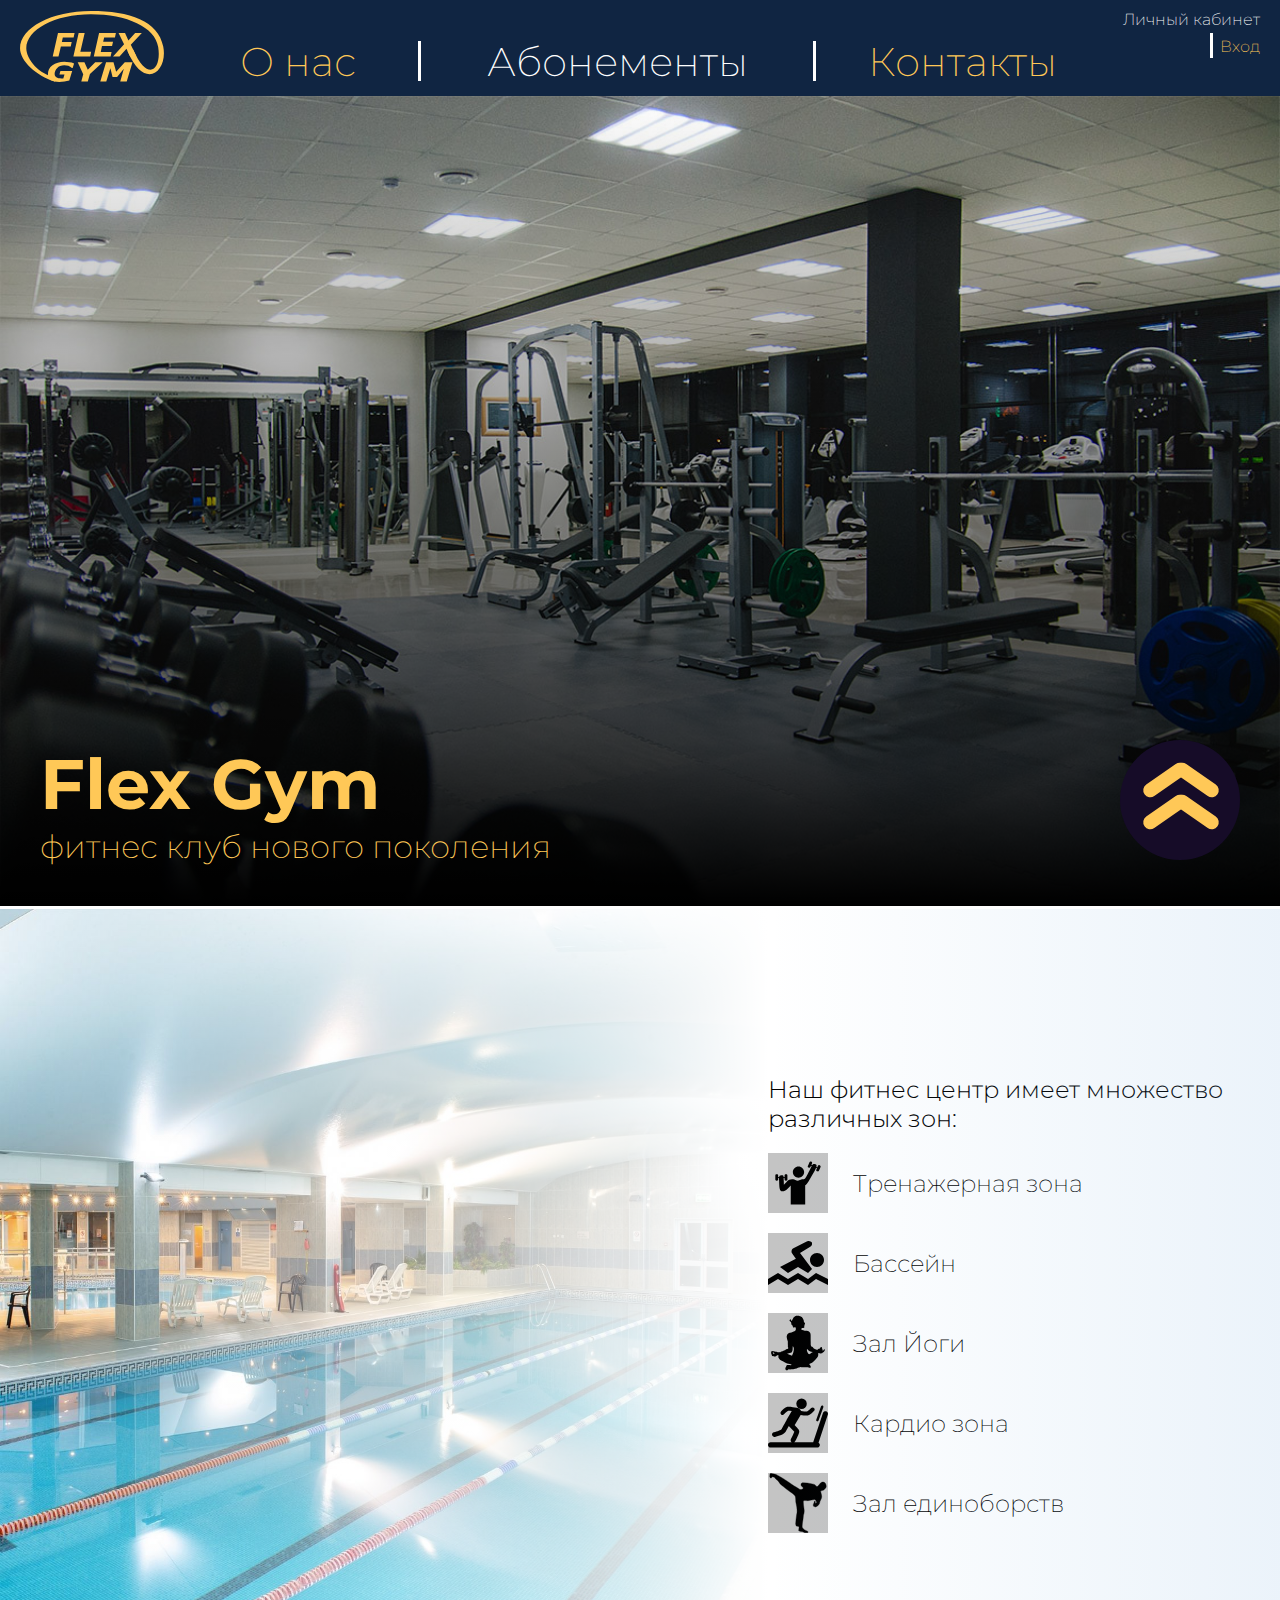
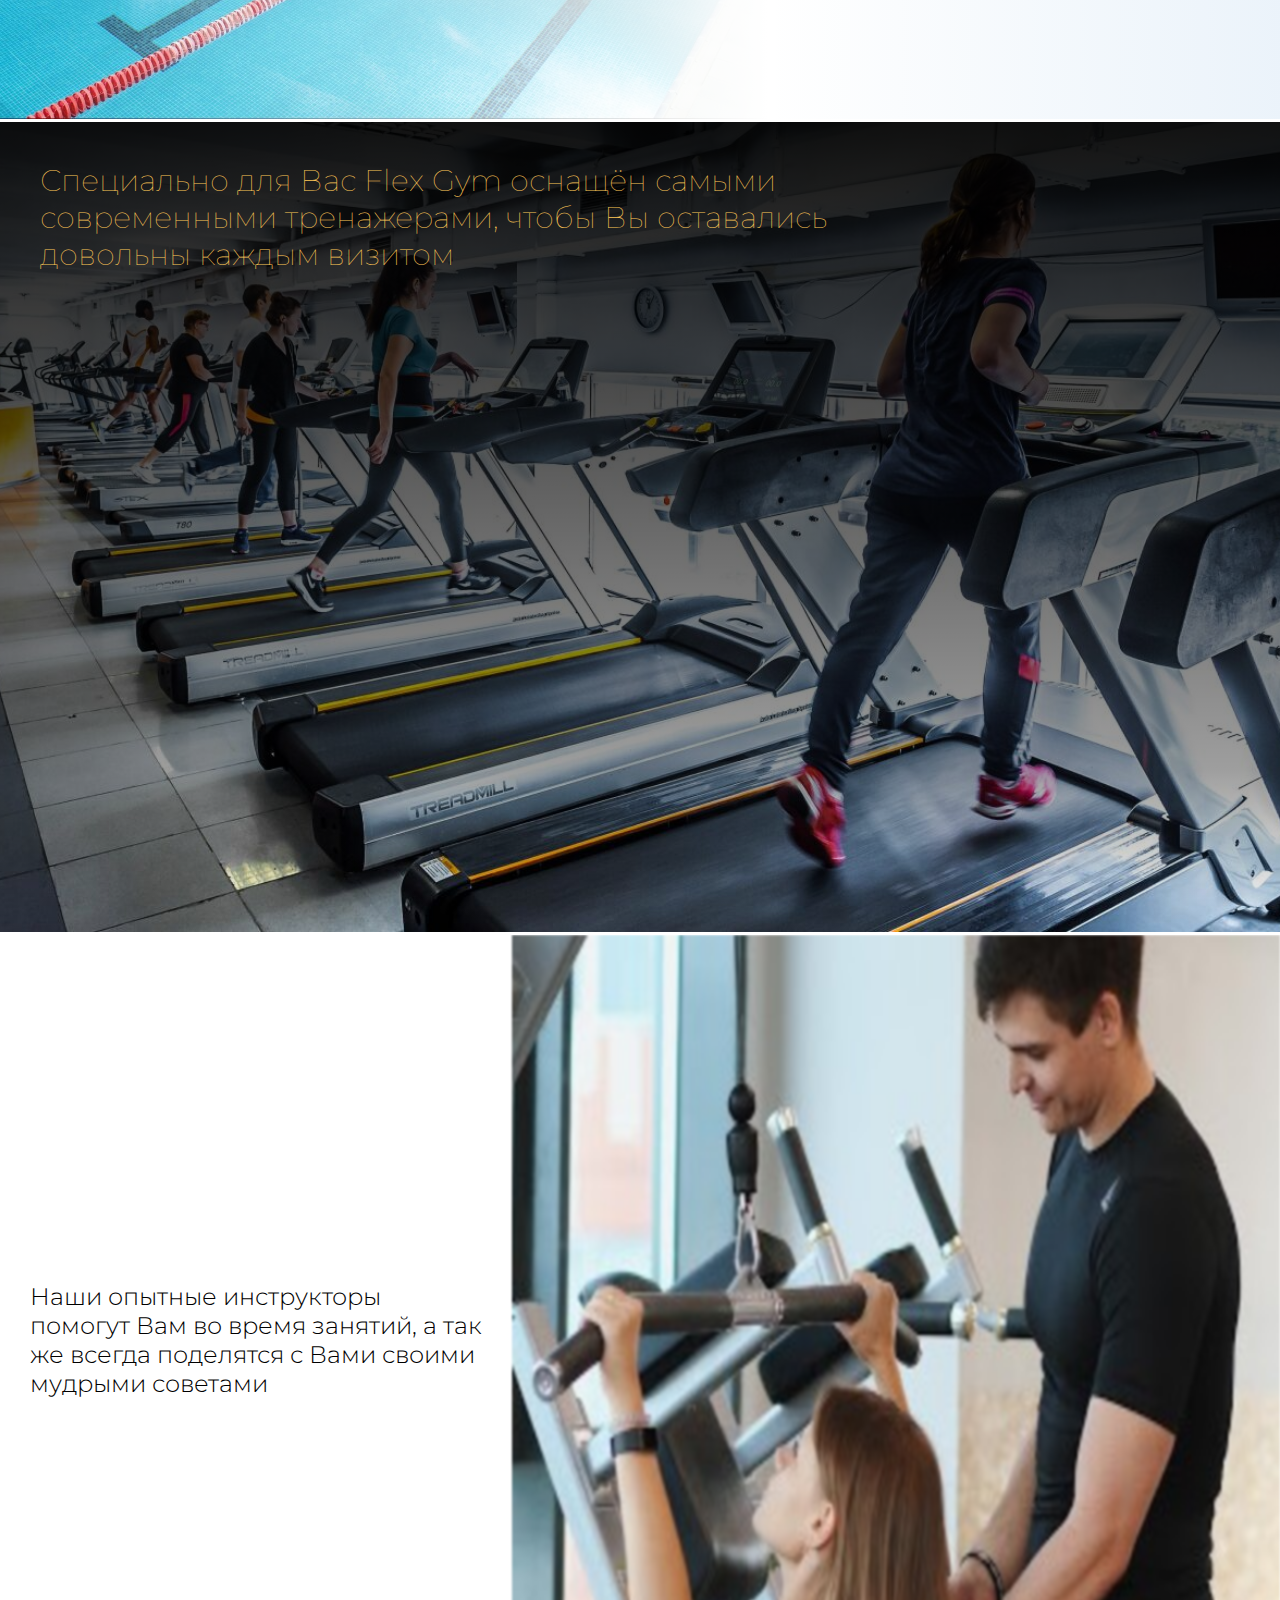
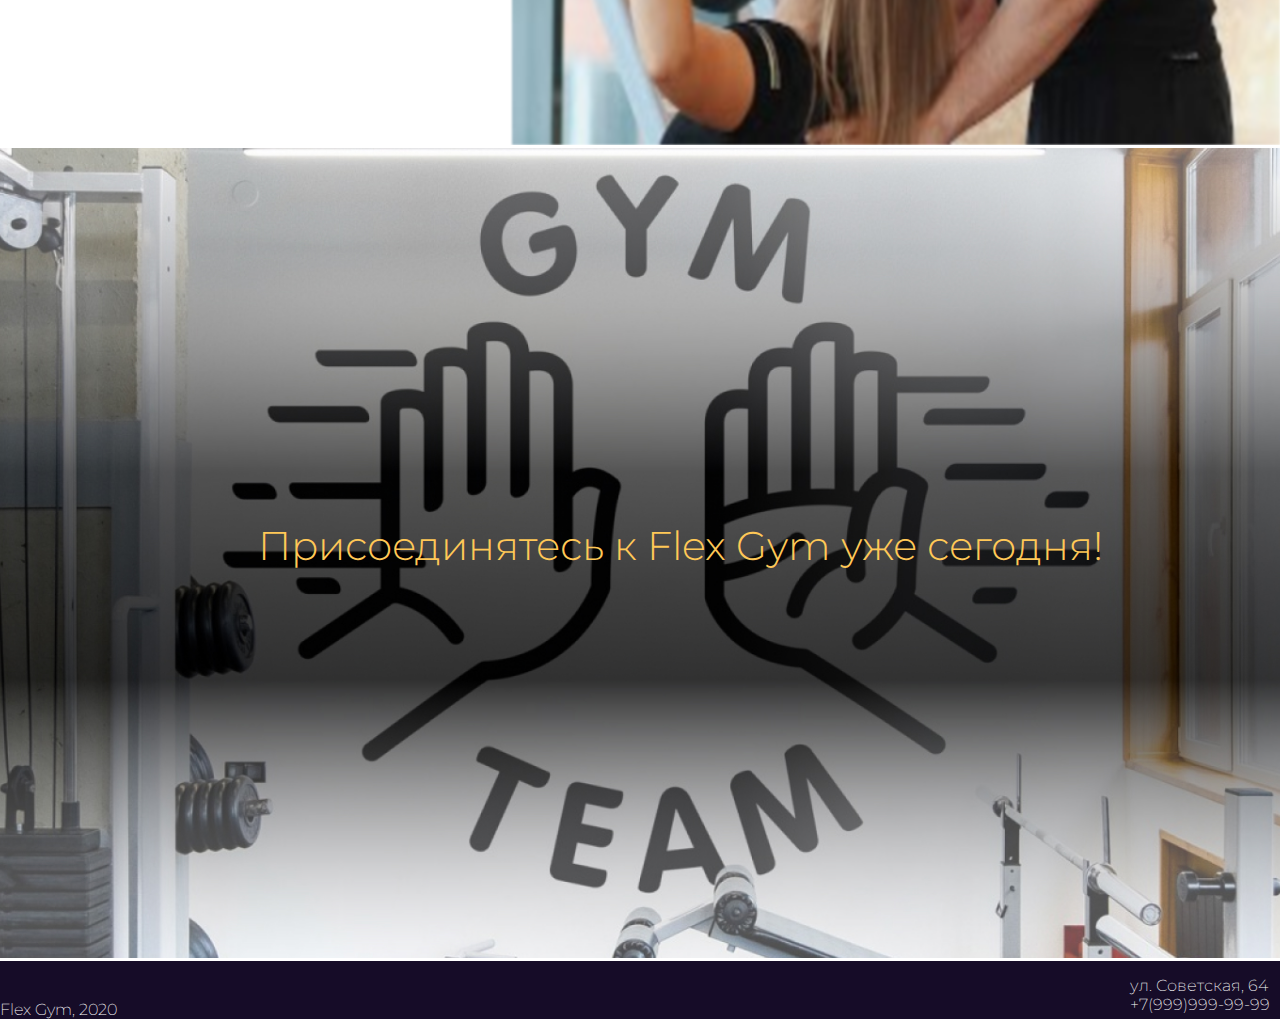
<file: index.html>
<!DOCTYPE html>
<html lang="ru">
<head>
	<title>Flex Gym</title>
	<meta charset="utf-8">
	<meta name="viewport" content="width=device-width, initial-scale=1">
	<link rel="stylesheet" type="text/css" href="css/pagestyle.css">
	<link rel="stylesheet" type="text/css" href="css/index-page.css">
	<link href="https://fonts.googleapis.com/css2?family=Montserrat:ital,wght@0,100;0,200;0,300;0,400;0,500;0,600;0,700;0,800;0,1100;1,100;1,200;1,300;1,400;1,500;1,600;1,700;1,800;1,1100&display=swap" rel="stylesheet">
</head>
<body>
	<div class="wrapper">
		<div class="header" id="header">
			<div class="logo">
				<a href="index.html">
					<img alt="Логотип" src="resourses/images/logo.svg">
				</a>
			</div>
			<!-- <div class="mobileMenu">
				<div class="menuIcon">
					<div class="sticks"></div>
				</div>
			</div> -->
			<div class="nav">
				<a href="about-us.html">О нас</a>
				<a href="pass.html">Абонементы</a>
				<a href="contacts.html">Контакты</a>
			</div>
			<div class="cab">
				<p>Личный кабинет</p>
				<div class="login">
					<a href="login.html">Вход</a>
				</div>
			</div>
		</div>
		<a href="#header" class="goTop">
			<div class="goTopCircle">
				<div class=arrow></div>
				<div class=arrow></div>
			</div>
		</a>
		<div class="content">
			<div class="block">
				<div class="blockText">
					<p>Flex Gym</p>
					<p>фитнес клуб нового поколения</p>
				</div>
				<img alt="Картинка с залом" src="resourses/images/index-page/1.jpg">
			</div>
			<div class="block">
				<img alt="Картинка с залом" src="resourses/images/index-page/5.jpg">
				<div class="blockText">
					<p>Наш фитнес центр имеет множество различных зон:</p>
					<p>
						<img alt="Иконка занятий" src="resourses/images/icons/gym.svg">
						<span>Тренажерная зона</span>
					</p>
					<p>
						<img alt="Иконка занятий" src="resourses/images/icons/swim.svg">
						<span>Бассейн</span>
					</p>
					<p>
						<img alt="Иконка занятий" src="resourses/images/icons/yoga.svg">
						<span>Зал Йоги</span>
					</p>
					<p>
						<img alt="Иконка занятий" src="resourses/images/icons/beg.svg">
						<span>Кардио зона</span>
					</p>
					<p>
						<img alt="Иконка занятий" src="resourses/images/icons/box.svg">
						<span>Зал единоборств</span>
					</p>
				</div>
			</div>
			<div class="block">
				<div class="blockText">
					<p>Специально для Вас Flex Gym оснащён самыми современными тренажерами, чтобы Вы оставались довольны каждым визитом</p>
				</div>
				<img alt="Картинка с залом" src="resourses/images/index-page/3.jpg">
			</div>
			<div class="block">
				<div class="blockText">
					<p>Наши опытные инструкторы помогут Вам во время занятий, а так же всегда поделятся с Вами своими мудрыми советами</p>
				</div>
				<img alt="Картинка с залом" src="resourses/images/index-page/4.jpg">
			</div>
			<div class="block">
				<div class="blockText">
					<p>Присоединятесь к Flex Gym уже сегодня!</p>
				</div>
				<img alt="Картинка с залом" src="resourses/images/index-page/2_shades.jpg">
			</div>
		</div>
		<div class="footer">
			<span>Flex Gym, 2020</span>
			<p>
				<span>ул. Советская, 64</span>
				<span>+7(999)999-99-99</span>
			</p>
		</div>
	</div>

	<script src="https://code.jquery.com/jquery-3.5.1.min.js"   integrity="sha256-9/aliU8dGd2tb6OSsuzixeV4y/faTqgFtohetphbbj0="   crossorigin="anonymous"></script>
	<script>
		$(window).scroll(function()
		{
		    if ($(this).scrollTop()>50)
		    {
		    	$('.goTop').fadeIn();
		    }
		    else
		    {
		    	$('.goTop').fadeOut();
		    }
	 	});
	</script>
	<script>
		function placeFooter()
		{
			if( $(document.body).height() < $(window).height() )
			{
				$(".footer").css({position: "absolute", bottom:"0px", width: "100%"});
			}
			else
			{
				$(".footer").css({position: ""});
			}
		}
		placeFooter();
	</script>
</body>
</html>
</file>
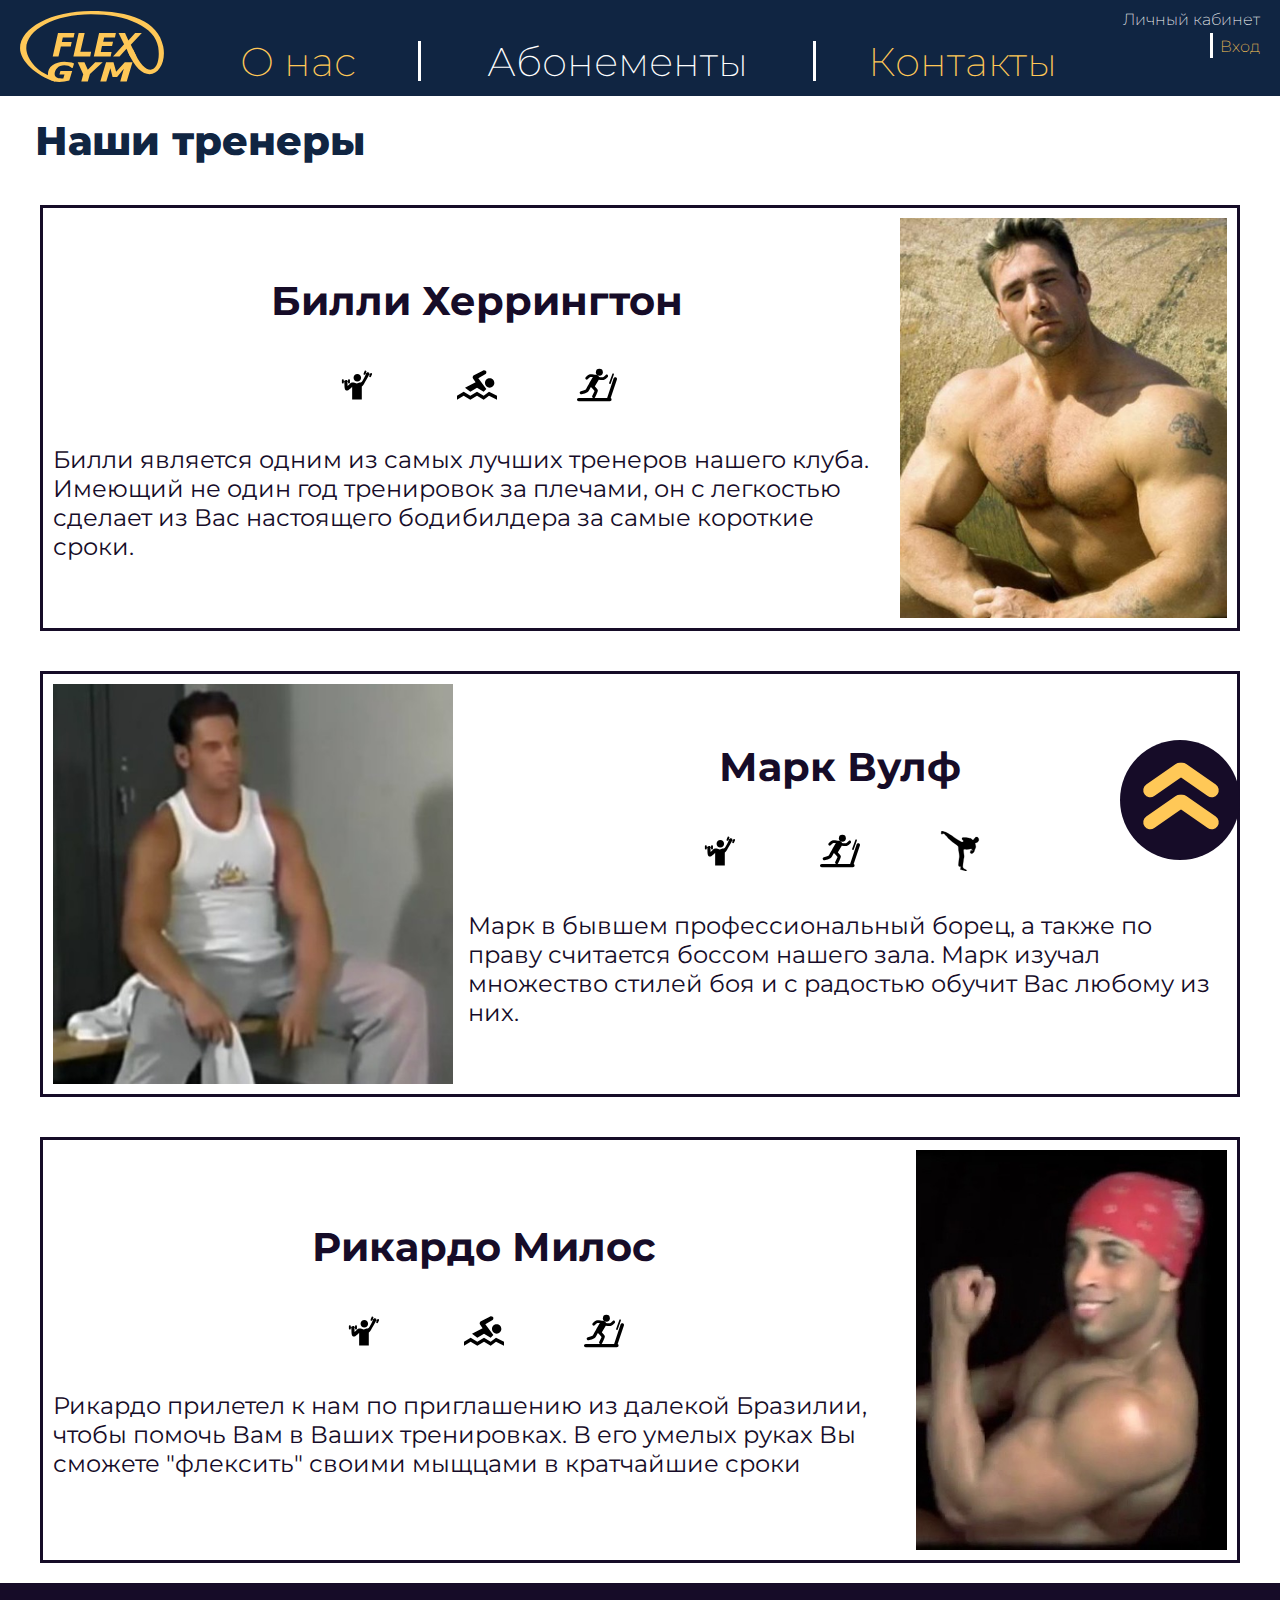
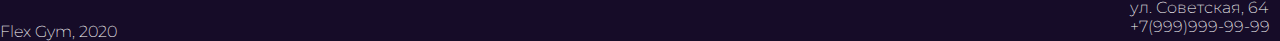
<file: about-us.html>
<!DOCTYPE html>
<html lang="ru">
<head>
	<title>О нас</title>
	<meta charset="utf-8">
	<meta name="viewport" content="width=device-width, initial-scale=1">
	<link rel="stylesheet" type="text/css" href="css/pagestyle.css">
	<link rel="stylesheet" type="text/css" href="css/about-us.css">
	<link href="https://fonts.googleapis.com/css2?family=Montserrat:ital,wght@0,100;0,200;0,300;0,400;0,500;0,600;0,700;0,800;0,1100;1,100;1,200;1,300;1,400;1,500;1,600;1,700;1,800;1,1100&display=swap" rel="stylesheet">
</head>
<body>
	<div class="wrapper">
		<div class="header" id="header">
			<div class="logo">
				<a href="index.html">
					<img alt="Логотип" src="resourses/images/logo.svg">
				</a>
			</div>
			<!-- <div class="mobileMenu">
				<div class="menuIcon">
					<div class="sticks"></div>
				</div>
			</div> -->
			<div class="nav">
				<a href="about-us.html">О нас</a>
				<a href="pass.html">Абонементы</a>
				<a href="contacts.html">Контакты</a>
			</div>
			<div class="cab">
				<p>Личный кабинет</p>
				<div class="login">
					<a href="login.html">Вход</a>
				</div>
			</div>
		</div>
		<a href="#header" class="goTop">
			<div class="goTopCircle">
				<div class=arrow></div>
				<div class=arrow></div>
			</div>
		</a>
		<div class="content">
			<span>Наши тренеры</span>
			<div class="block">
				<div class="blockText">
					<p>Билли Херрингтон</p>
					<p class="sections">
						<img alt="Иконка занятий" src="resourses/images/icons/gym.svg">
						<img alt="Иконка занятий" src="resourses/images/icons/swim.svg">
						<img alt="Иконка занятий" src="resourses/images/icons/beg.svg">
					</p>
					<p>Билли является одним из самых лучших тренеров нашего клуба. Имеющий не один год тренировок за плечами, он с легкостью сделает из Вас настоящего бодибилдера за самые короткие сроки.</p>
				</div>
				<img class="photo" alt="Фото тренера" src="resourses/images/about-us/1.jpg">
			</div>
			<div class="block">
				<div class="blockText">
					<p>Марк Вулф</p>
					<p class="sections">
						<img alt="Иконка занятий" src="resourses/images/icons/gym.svg">
						<img alt="Иконка занятий" src="resourses/images/icons/beg.svg">
						<img alt="Иконка занятий" src="resourses/images/icons/box.svg">
					</p>
					<p>Марк в бывшем профессиональный борец, а также по праву считается боссом нашего зала. Марк изучал множество стилей боя и с радостью обучит Вас любому из них.</p>
				</div>
				<img class="photo" alt="Фото тренера" src="resourses/images/about-us/2.jpg">
			</div>
			<div class="block">
				<div class="blockText">
						<p>Рикардо Милос</p>
						<p class="sections">
							<img alt="Иконка занятий" src="resourses/images/icons/gym.svg">
							<img alt="Иконка занятий" src="resourses/images/icons/swim.svg">
							<img alt="Иконка занятий" src="resourses/images/icons/beg.svg">
						</p>
						<p>Рикардо прилетел к нам по приглашению из далекой Бразилии, чтобы помочь Вам в Ваших тренировках. В его умелых руках Вы сможете "флексить" своими мыщцами в кратчайшие сроки</p>
					</div>
					<img class="photo" alt="Фото тренера" src="resourses/images/about-us/3.jpg">
				</div>
			</div>
		<div class="footer">
			<span>Flex Gym, 2020</span>
			<p>
				<span>ул. Советская, 64</span>
				<span>+7(999)999-99-99</span>
			</p>
		</div>
	</div>

	<script src="https://code.jquery.com/jquery-3.5.1.min.js"   integrity="sha256-9/aliU8dGd2tb6OSsuzixeV4y/faTqgFtohetphbbj0="   crossorigin="anonymous"></script>
	<script>
		$(window).scroll(function()
		{
		    if ($(this).scrollTop()>50)
		    {
		    	$('.goTop').fadeIn();
		    }
		    else
		    {
		    	$('.goTop').fadeOut();
		    }
	 	});
	</script>
	<script>
		$(window).ready(function()
		{
		  	if ($(window).width() < 1100)
		  	{
			    $(".block").each(function(){
			    	$(this).children('.photo').appendTo($(this).children('.blockText'));
			    });
		 	}
		});
		$(window).resize(function()
		{
		  	if ($(window).width() < 1100)
		  	{
			    $(".block").each(function(){
			    	$(this).children('.photo').appendTo($(this).children('.blockText'));
			    });
		 	}
		 	else
		 	{
		 		$(".block").each(function(){
		 			$(this).find('.photo').appendTo($(this));
		 		});
		 	}
		});
	</script>
	<script>
		function placeFooter()
		{
			if( $(document.body).height() < $(window).height() )
			{
				$(".footer").css({position: "absolute", bottom:"0px", width: "100%"});
			}
			else
			{
				$(".footer").css({position: ""});
			}
		}
		placeFooter();
	</script>
</body>
</html>
</file>
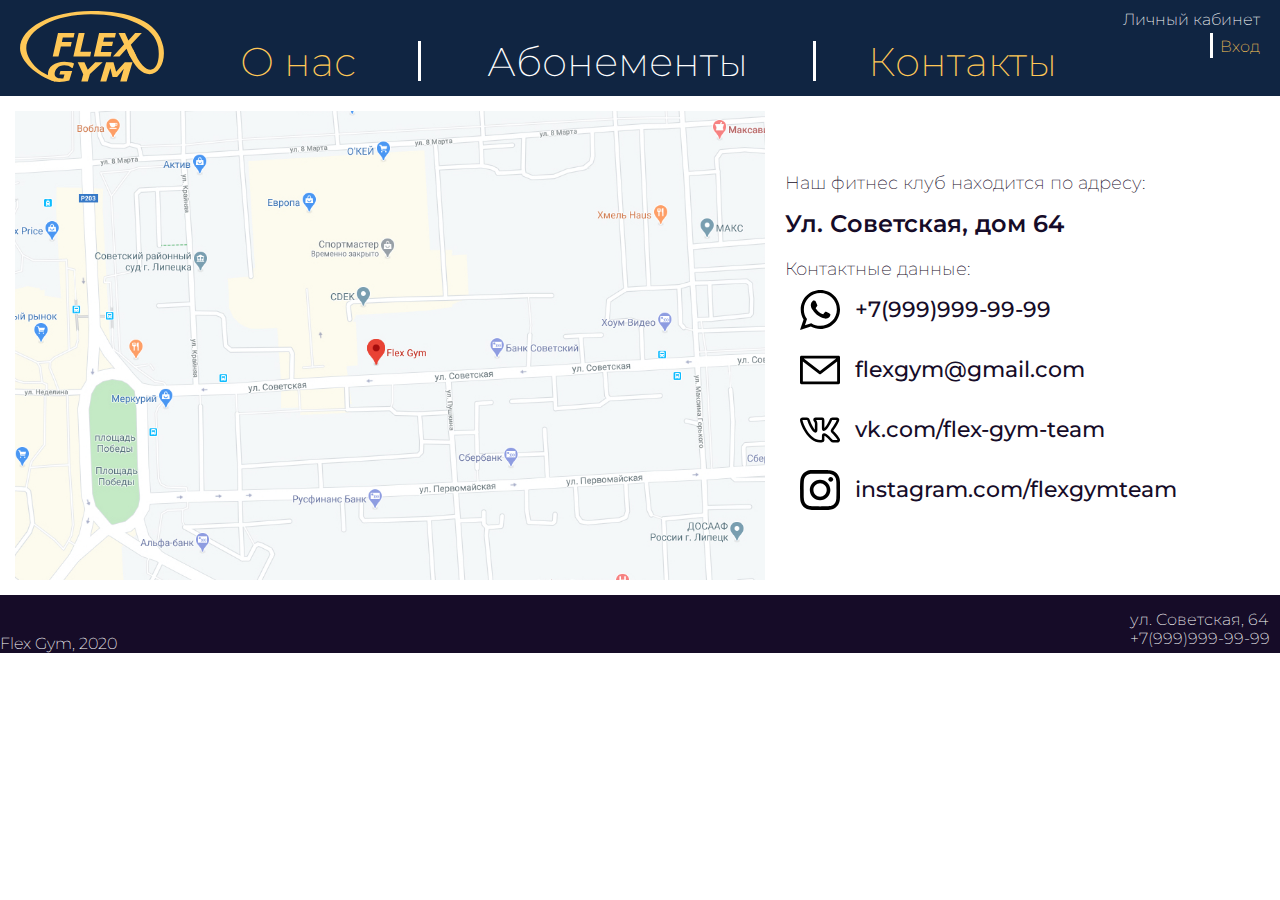
<file: contacts.html>
<!DOCTYPE html>
<html lang="ru">
<head>
	<title>Контакты</title>
	<meta charset="utf-8">
	<meta name="viewport" content="width=device-width, initial-scale=1">
	<link rel="stylesheet" type="text/css" href="css/pagestyle.css">
	<link rel="stylesheet" type="text/css" href="css/contacts.css">
	<link href="https://fonts.googleapis.com/css2?family=Montserrat:ital,wght@0,100;0,200;0,300;0,400;0,500;0,600;0,700;0,800;0,1100;1,100;1,200;1,300;1,400;1,500;1,600;1,700;1,800;1,1100&display=swap" rel="stylesheet">
</head>
<body>
	<div class="wrapper">
		<div class="header" id="header">
			<div class="logo">
				<a href="index.html">
					<img alt="Логотип" src="resourses/images/logo.svg">
				</a>
			</div>
			<!-- <div class="mobileMenu">
				<div class="menuIcon">
					<div class="sticks"></div>
				</div>
			</div> -->
			<div class="nav">
				<a href="about-us.html">О нас</a>
				<a href="pass.html">Абонементы</a>
				<a href="contacts.html">Контакты</a>
			</div>
			<div class="cab">
				<p>Личный кабинет</p>
				<div class="login">
					<a href="login.html">Вход</a>
				</div>
			</div>
		</div>
		<!-- <a href="#header" class="goTop">
			<div class="goTopCircle">
				<div class=arrow></div>
				<div class=arrow></div>
			</div>
		</a> -->
		<div class="content">
			<img alt="Карта" src="resourses/images/map.jpg">
			<div class="info">
				<p>Наш фитнес клуб находится по адресу:</p>
				<p>Ул. Советская, дом 64</p>
				<p>Контактные данные:</p>
				<p><img alt="Телефон" src="resourses/images/icons/whats.svg">+7(999)999-99-99</p>
				<p><img alt="Почта" src="resourses/images/icons/mail.svg">flexgym@gmail.com</p>
				<p><img alt="ВК" src="resourses/images/icons/vk.svg">vk.com/flex-gym-team</p>
				<p><img alt="Инстаграм" src="resourses/images/icons/inst.svg">instagram.com/flexgymteam</p>
			</div>
		</div>
		<div class="footer">
			<span>Flex Gym, 2020</span>
			<p>
				<span>ул. Советская, 64</span>
				<span>+7(999)999-99-99</span>
			</p>
		</div>
	</div>

	<!-- <script src="https://code.jquery.com/jquery-3.5.1.min.js"   integrity="sha256-9/aliU8dGd2tb6OSsuzixeV4y/faTqgFtohetphbbj0="   crossorigin="anonymous"></script>
	<script type="text/javascript">
		$(window).scroll(function()
		{
		    if ($(this).scrollTop()>50)
		    {
		    	$('.goTop').fadeIn();
		    }
		    else
		    {
		    	$('.goTop').fadeOut();
		    }
	 	});
	</script> -->
	<script>
		function placeFooter()
		{
			if( $(document.body).height() < $(window).height() )
			{
				$(".footer").css({position: "absolute", bottom:"0px", width: "100%"});
			}
			else
			{
				$(".footer").css({position: ""});
			}
		}
		placeFooter();
	</script>
</body>
</html>
</file>
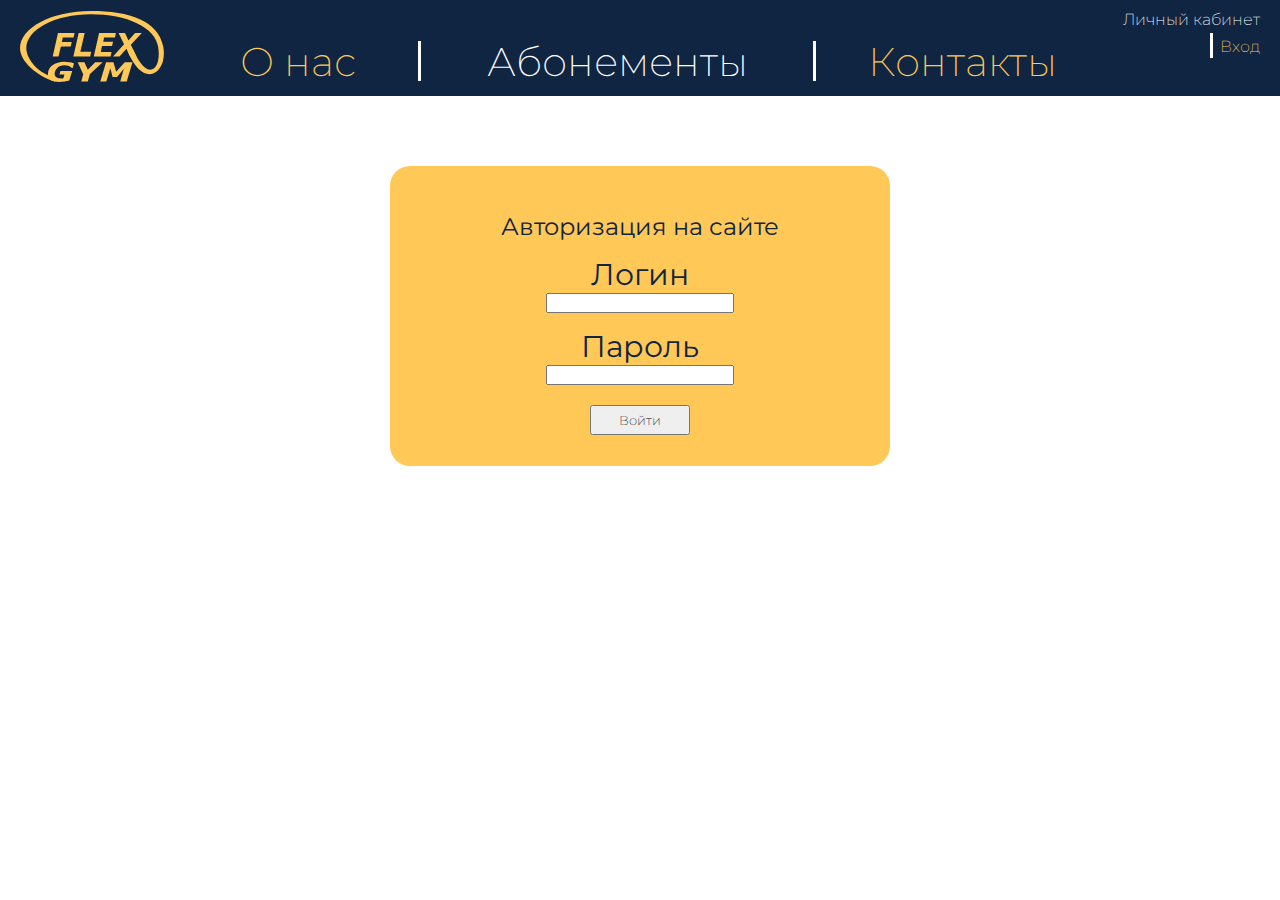
<file: login.html>
<!DOCTYPE html>
<html lang="ru">
<head>
	<title>Войти в личный кабинет</title>
	<meta charset="utf-8">
	<meta name="viewport" content="width=device-width, initial-scale=1">
	<link rel="stylesheet" type="text/css" href="css/pagestyle.css">
	<link rel="stylesheet" type="text/css" href="css/login.css">
	<link href="https://fonts.googleapis.com/css2?family=Montserrat:ital,wght@0,100;0,200;0,300;0,400;0,500;0,600;0,700;0,800;0,1100;1,100;1,200;1,300;1,400;1,500;1,600;1,700;1,800;1,1100&display=swap" rel="stylesheet">
</head>
<body>
	<div class="wrapper">
		<div class="header" id="header">
			<div class="logo">
				<a href="index.html">
					<img alt="Логотип" src="resourses/images/logo.svg">
				</a>
			</div>
			<!-- <div class="mobileMenu">
				<div class="menuIcon">
					<div class="sticks"></div>
				</div>
			</div> -->
			<div class="nav">
				<a href="about-us.html">О нас</a>
				<a href="pass.html">Абонементы</a>
				<a href="contacts.html">Контакты</a>
			</div>
			<div class="cab">
				<p>Личный кабинет</p>
				<div class="login">
					<a href="login.html">Вход</a>
				</div>
			</div>
		</div>
		<!-- <a href="#header" class="goTop">
			<div class="goTopCircle">
				<div class=arrow></div>
				<div class=arrow></div>
			</div>
		</a> -->
		<div class="content">
			<div class="login">
				<p>Авторизация на сайте</p>
				<p>Логин</p>
				<input type="text" name="login">
				<p>Пароль</p>
				<input type="password" name="password">
				<button type="submit">Войти</button>
			</div>
		</div>
	</div>

	<script src="https://code.jquery.com/jquery-3.5.1.min.js"   integrity="sha256-9/aliU8dGd2tb6OSsuzixeV4y/faTqgFtohetphbbj0="   crossorigin="anonymous"></script>
	<!-- <script type="text/javascript">
		$(window).scroll(function()
		{
		    if ($(this).scrollTop()>50)
		    {
		    	$('.goTop').fadeIn();
		    }
		    else
		    {
		    	$('.goTop').fadeOut();
		    }
	 	});
	</script> -->
	<script>
		$( "button" ).click(function() {
  			window.location.href = "profile.html";
		});
	</script>
	<script>
		function placeFooter()
		{
			if( $(document.body).height() < $(window).height() )
			{
				$(".footer").css({position: "absolute", bottom:"0px", width: "100%"});
			}
			else
			{
				$(".footer").css({position: ""});
			}
		}
		placeFooter();
	</script>
</body>
</html>
</file>
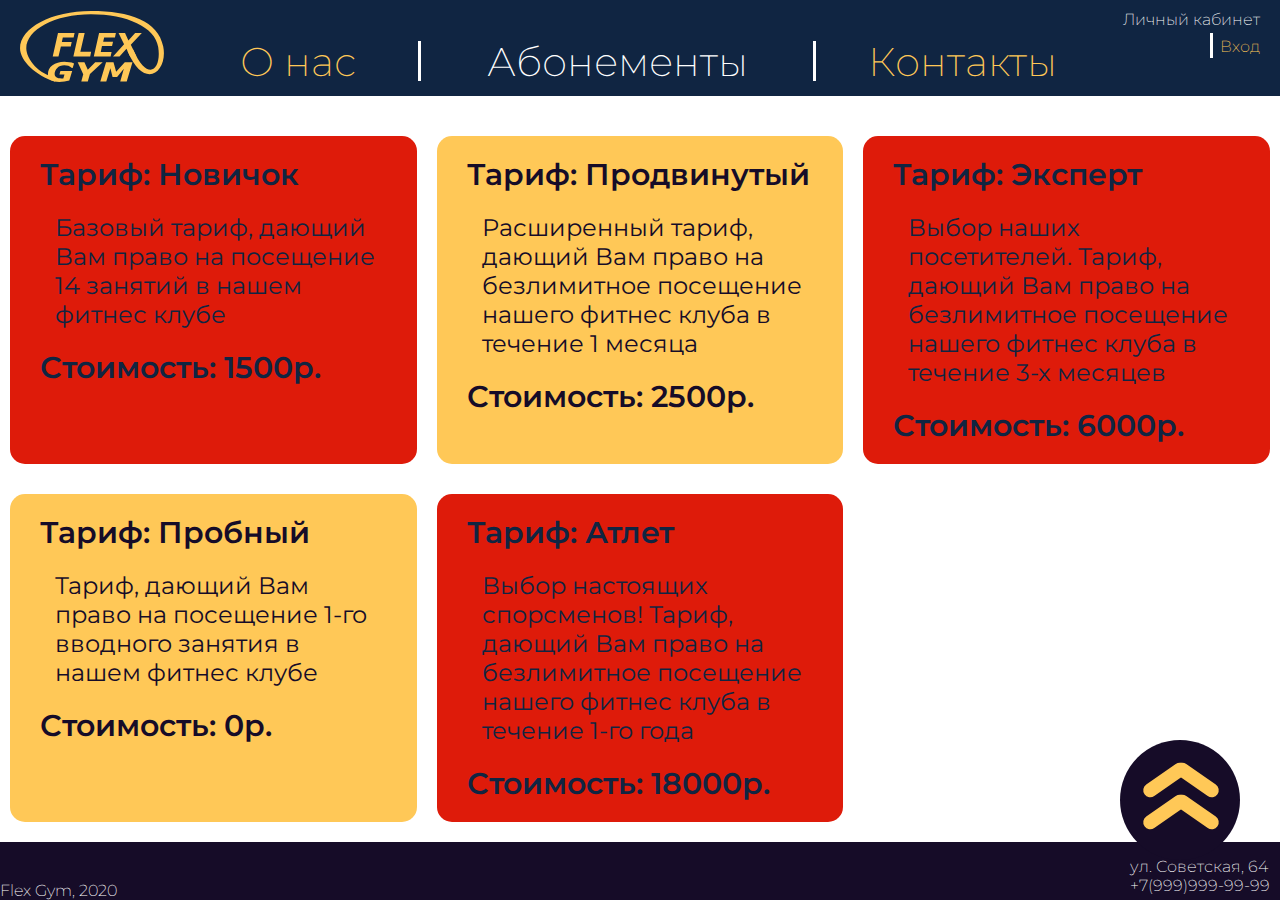
<file: pass.html>
<!DOCTYPE html>
<html lang="ru">
<head>
	<title>Купить абонемент</title>
	<meta charset="utf-8">
	<meta name="viewport" content="width=device-width, initial-scale=1">
	<link rel="stylesheet" type="text/css" href="css/pagestyle.css">
	<link rel="stylesheet" type="text/css" href="css/pass.css">
	<link href="https://fonts.googleapis.com/css2?family=Montserrat:ital,wght@0,100;0,200;0,300;0,400;0,500;0,600;0,700;0,800;0,1100;1,100;1,200;1,300;1,400;1,500;1,600;1,700;1,800;1,1100&display=swap" rel="stylesheet">
</head>
<body>
	<div class="wrapper">
		<div class="header" id="header">
			<div class="logo">
				<a href="index.html">
					<img alt="Логотип" src="resourses/images/logo.svg">
				</a>
			</div>
			<!-- <div class="mobileMenu">
				<div class="menuIcon">
					<div class="sticks"></div>
				</div>
			</div> -->
			<div class="nav">
				<a href="about-us.html">О нас</a>
				<a href="pass.html">Абонементы</a>
				<a href="contacts.html">Контакты</a>
			</div>
			<div class="cab">
				<p>Личный кабинет</p>
				<div class="login">
					<a href="login.html">Вход</a>
				</div>
			</div>
		</div>
		<a href="#header" class="goTop">
			<div class="goTopCircle">
				<div class=arrow></div>
				<div class=arrow></div>
			</div>
		</a>
		<div class="content">
			<div class="variant">
				<p>Тариф: Новичок</p>
				<p>Базовый тариф, дающий Вам право на посещение 14 занятий в нашем фитнес клубе</p>
				<p>Стоимость: 1500р.</p>
			</div>
			<div class="variant">
				<p>Тариф: Продвинутый</p>
				<p>Расширенный тариф, дающий Вам право на безлимитное посещение нашего фитнес клуба в течение 1 месяца</p>
				<p>Стоимость: 2500р.</p>
			</div>
			<div class="variant">
				<p>Тариф: Эксперт</p>
				<p>Выбор наших посетителей. Тариф, дающий Вам право на безлимитное посещение нашего фитнес клуба в течение 3-х месяцев</p>
				<p>Стоимость: 6000р.</p>
			</div>
			<div class="variant">
				<p>Тариф: Пробный</p>
				<p>Тариф, дающий Вам право на посещение 1-го вводного занятия в нашем фитнес клубе</p>
				<p>Стоимость: 0р.</p>
			</div>
			<div class="variant">
				<p>Тариф: Атлет</p>
				<p>Выбор настоящих спорсменов! Тариф, дающий Вам право на безлимитное посещение нашего фитнес клуба в течение 1-го года</p>
				<p>Стоимость: 18000р.</p>
			</div>
		</div>
		<div class="footer">
			<span>Flex Gym, 2020</span>
			<p>
				<span>ул. Советская, 64</span>
				<span>+7(999)999-99-99</span>
			</p>
		</div>
	</div>

	<script src="https://code.jquery.com/jquery-3.5.1.min.js"   integrity="sha256-9/aliU8dGd2tb6OSsuzixeV4y/faTqgFtohetphbbj0="   crossorigin="anonymous"></script>
	<script>
		$(window).scroll(function()
		{
		    if ($(this).scrollTop()>50)
		    {
		    	$('.goTop').fadeIn();
		    }
		    else
		    {
		    	$('.goTop').fadeOut();
		    }
	 	});
	</script>
	<script>
		function placeFooter()
		{
			if( $(document.body).height() < $(window).height() )
			{
				$(".footer").css({position: "absolute", bottom:"0px", width: "100%"});
			}
			else
			{
				$(".footer").css({position: ""});
			}
		}
		placeFooter();
	</script>
</body>
</html>
</file>
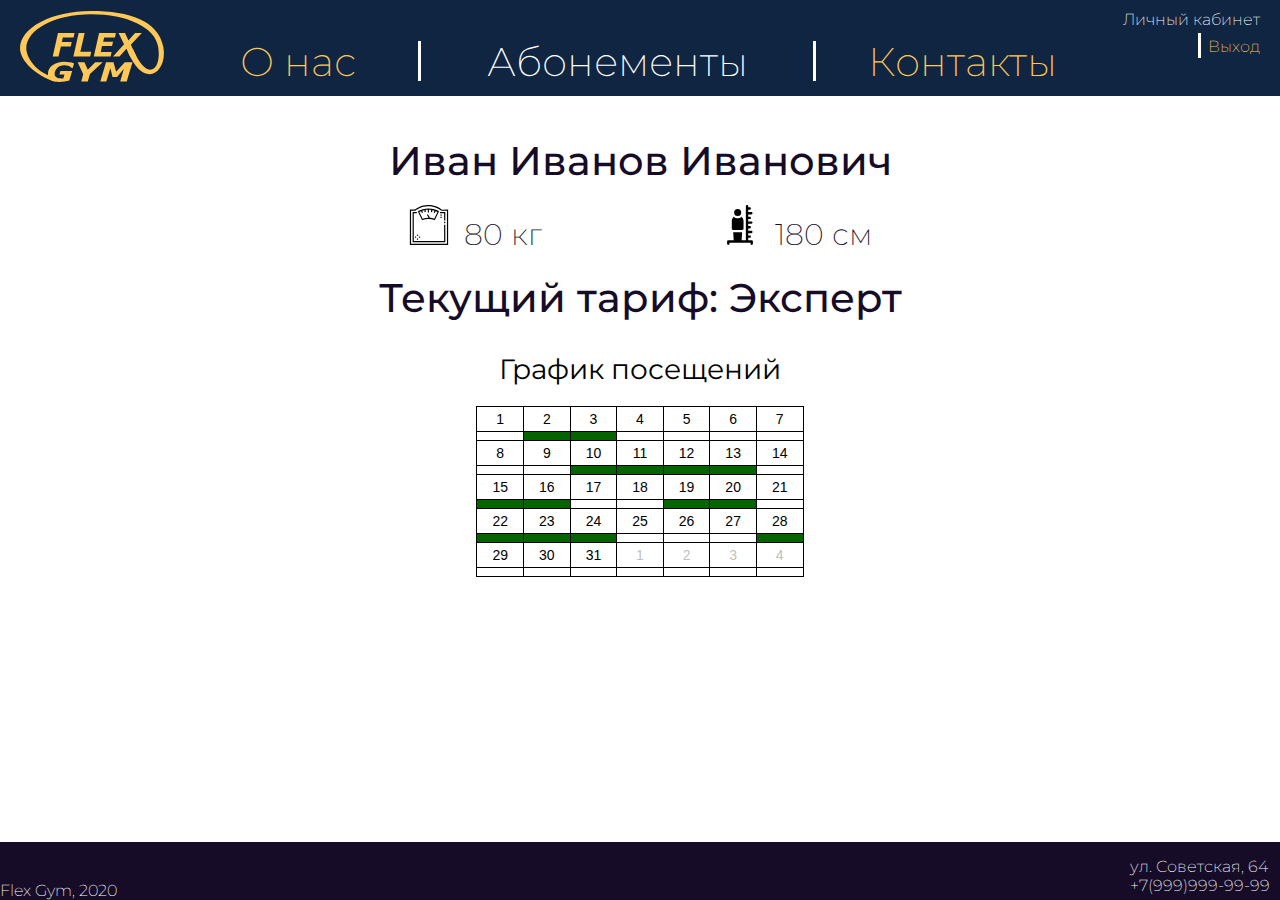
<file: profile.html>
<!DOCTYPE html>
<html lang="ru">
<head>
	<title>Профиль</title>
	<meta charset="utf-8">
	<meta name="viewport" content="width=device-width, initial-scale=1">
	<link rel="stylesheet" type="text/css" href="css/pagestyle.css">
	<link rel="stylesheet" type="text/css" href="css/profile.css">
	<link href="https://fonts.googleapis.com/css2?family=Montserrat:ital,wght@0,100;0,200;0,300;0,400;0,500;0,600;0,700;0,800;0,1100;1,100;1,200;1,300;1,400;1,500;1,600;1,700;1,800;1,1100&display=swap" rel="stylesheet">
</head>
<body>
	<div class="wrapper">
		<div class="header" id="header">
			<div class="logo">
				<a href="index.html">
					<img alt="Логотип" src="resourses/images/logo.svg">
				</a>
			</div>
			<!-- <div class="mobileMenu">
				<div class="menuIcon">
					<div class="sticks"></div>
				</div>
			</div> -->
			<div class="nav">
				<a href="about-us.html">О нас</a>
				<a href="pass.html">Абонементы</a>
				<a href="contacts.html">Контакты</a>
			</div>
			<div class="cab">
				<p>Личный кабинет</p>
				<div class="login">
					<a href="index.html">Выход</a>
				</div>
			</div>
		</div>
		<!-- <a href="#header" class="goTop">
			<div class="goTopCircle">
				<div class=arrow></div>
				<div class=arrow></div>
			</div>
		</a> -->
		<div class="content">
			<div class="profile">
				<p>Иван Иванов Иванович</p>
				<div class="stats">
					<div class="weight"><img alt="Весы" src="resourses/images/icons/weight.svg">80 кг</div>
					<div class="height"><img alt="Рост" src="resourses/images/icons/height.svg">180 см</div>
				</div>
				<p>Текущий тариф: Эксперт</p>
			</div>
			<div class="attendance">
				<p>График посещений</p>
				<table class="tg">
					<thead>
					  <tr>
					    <th class="tg-baqh">1</th>
					    <th class="tg-baqh">2</th>
					    <th class="tg-baqh">3</th>
					    <th class="tg-baqh">4</th>
					    <th class="tg-baqh">5</th>
					    <th class="tg-baqh">6</th>
					    <th class="tg-baqh">7</th>
					  </tr>
					</thead>
					<tbody>
					  <tr>
					    <td class="tg-baqh"></td>
					    <td class="tg-1f4r"></td>
					    <td class="tg-1f4r"></td>
					    <td class="tg-baqh"></td>
					    <td class="tg-baqh"></td>
					    <td class="tg-baqh"></td>
					    <td class="tg-baqh"></td>
					  </tr>
					  <tr>
					    <td class="tg-baqh">8</td>
					    <td class="tg-baqh">9</td>
					    <td class="tg-baqh">10</td>
					    <td class="tg-baqh">11</td>
					    <td class="tg-baqh">12</td>
					    <td class="tg-baqh">13</td>
					    <td class="tg-baqh">14</td>
					  </tr>
					  <tr>
					    <td class="tg-baqh"></td>
					    <td class="tg-baqh"></td>
					    <td class="tg-1f4r"></td>
					    <td class="tg-1f4r"></td>
					    <td class="tg-1f4r"></td>
					    <td class="tg-1f4r"></td>
					    <td class="tg-baqh"></td>
					  </tr>
					  <tr>
					    <td class="tg-baqh">15</td>
					    <td class="tg-baqh">16</td>
					    <td class="tg-baqh">17</td>
					    <td class="tg-baqh">18</td>
					    <td class="tg-baqh">19</td>
					    <td class="tg-baqh">20</td>
					    <td class="tg-baqh">21</td>
					  </tr>
					  <tr>
					    <td class="tg-1f4r"></td>
					    <td class="tg-1f4r"></td>
					    <td class="tg-baqh"></td>
					    <td class="tg-baqh"></td>
					    <td class="tg-1f4r"></td>
					    <td class="tg-1f4r"></td>
					    <td class="tg-baqh"></td>
					  </tr>
					  <tr>
					    <td class="tg-baqh">22</td>
					    <td class="tg-baqh">23</td>
					    <td class="tg-baqh">24</td>
					    <td class="tg-baqh">25</td>
					    <td class="tg-baqh">26</td>
					    <td class="tg-baqh">27</td>
					    <td class="tg-baqh">28</td>
					  </tr>
					  <tr>
					    <td class="tg-1f4r"></td>
					    <td class="tg-1f4r"></td>
					    <td class="tg-1f4r"></td>
					    <td class="tg-baqh"></td>
					    <td class="tg-baqh"></td>
					    <td class="tg-baqh"></td>
					    <td class="tg-1f4r"></td>
					  </tr>
					  <tr>
					    <td class="tg-baqh">29</td>
					    <td class="tg-baqh">30</td>
					    <td class="tg-baqh">31</td>
					    <td class="tg-xfsi">1</td>
					    <td class="tg-xfsi">2</td>
					    <td class="tg-xfsi">3</td>
					    <td class="tg-xfsi">4</td>
					  </tr>
					  <tr>
					    <td class="tg-baqh"></td>
					    <td class="tg-baqh"></td>
					    <td class="tg-baqh"></td>
					    <td class="tg-baqh"></td>
					    <td class="tg-baqh"></td>
					    <td class="tg-baqh"></td>
					    <td class="tg-baqh"></td>
					  </tr>
					</tbody>
				</table>
			</div>
		</div>
		<div class="footer">
			<span>Flex Gym, 2020</span>
			<p>
				<span>ул. Советская, 64</span>
				<span>+7(999)999-99-99</span>
			</p>
		</div>
	</div>

	<script src="https://code.jquery.com/jquery-3.5.1.min.js"   integrity="sha256-9/aliU8dGd2tb6OSsuzixeV4y/faTqgFtohetphbbj0="   crossorigin="anonymous"></script>
	<!-- <script type="text/javascript">
		$(window).scroll(function()
		{
		    if ($(this).scrollTop()>50)
		    {
		    	$('.goTop').fadeIn();
		    }
		    else
		    {
		    	$('.goTop').fadeOut();
		    }
	 	});
	</script> -->
	<!-- <script type="text/javascript">
		$( "button" ).click(function() {
  			window.location.href = "profile.html";
		});
	</script> -->
	<script>
		function placeFooter()
		{
			if( $(document.body).height() < $(window).height() )
			{
				$(".footer").css({position: "absolute", bottom:"0px", width: "100%"});
			}
			else
			{
				$(".footer").css({position: ""});
			}
		}
		placeFooter();
	</script>
</body>
</html>
</file>
<file: css/pagestyle.css>
* {
  margin: 0px;
  padding: 0px;
  font-family: "Montserrat", sans-serif;
  font-weight: 200;
}

.header {
  background: #102542;
}
.header .mobileMenu .menuIcon {
  position: absolute;
  background: #FFC857;
  width: 90px;
  height: 90px;
  right: 15px;
  top: 15px;
}
.header .mobileMenu .menuIcon .sticks, .header .mobileMenu .menuIcon .sticks::before, .header .mobileMenu .menuIcon .sticks::after {
  display: block;
  content: "";
  position: absolute;
  top: 40px;
  left: 10px;
  background: #102542;
  width: 70px;
  height: 10px;
}
.header .mobileMenu .menuIcon .sticks::after {
  position: absolute;
  left: 0px;
  top: -20px;
}
.header .mobileMenu .menuIcon .sticks::before {
  position: absolute;
  left: 0px;
  top: 20px;
}

.footer {
  background: #160C28;
  display: flex;
  flex-flow: row nowrap;
  justify-content: space-between;
  align-items: flex-end;
  color: #FFFFFF;
}
.footer p {
  display: flex;
  flex-flow: column nowrap;
  padding: 15px 10px 5px 10px;
}

.goTop .goTopCircle {
  display: block;
  content: "";
  position: fixed;
  bottom: 40px;
  right: 40px;
  width: 120px;
  height: 120px;
  border-radius: 100px;
  background: #160C28;
  z-index: 9999;
}
.goTop .goTopCircle .arrow::before, .goTop .goTopCircle .arrow::after {
  display: block;
  content: "";
  position: absolute;
  left: 43%;
  top: 33px;
  width: 50px;
  height: 14px;
  border-radius: 100px;
  transform: rotate(35deg);
  background: #FFC857;
}
.goTop .goTopCircle .arrow::after {
  left: 17%;
  transform: rotate(-215deg);
}
.goTop .goTopCircle .arrow:nth-child(2)::before, .goTop .goTopCircle .arrow:nth-child(2)::after {
  top: 65px;
}

@media (min-width: 1100px) {
  .breaker, .header .cab .login::before, .header .nav a:nth-child(2)::before, .header .nav a:nth-child(2)::after {
    position: absolute;
    display: block;
    content: "";
    width: 3px;
    height: 40px;
    background: #FFFFFF;
  }

  .header {
    display: flex;
    flex-flow: row nowrap;
    justify-content: space-between;
    align-items: flex-end;
    padding: 10px 20px;
  }
  .header .mobileMenu .menuIcon {
    display: none;
  }
  .header .nav {
    width: 75%;
    display: flex;
    flex-flow: row nowrap;
    justify-content: space-around;
    align-items: flex-end;
  }
  .header .nav a {
    text-align: center;
    position: relative;
    text-decoration: none;
    color: #FFFFFF;
    font-size: 40px;
  }
  .header .nav a:nth-child(1) {
    width: 27%;
  }
  .header .nav a:nth-child(2) {
    width: 45%;
  }
  .header .nav a:nth-child(3) {
    width: 33%;
  }
  .header .nav a:nth-child(2)::after {
    left: 0px;
    top: 4px;
  }
  .header .nav a:nth-child(2)::before {
    right: 0px;
    top: 4px;
  }
  .header .nav a:nth-child(odd) {
    color: #FFC857;
  }
  .header .nav a:hover {
    color: #DE1B0A;
  }
  .header .cab {
    height: 100%;
    display: flex;
    flex-flow: column nowrap;
    align-items: flex-end;
    justify-content: flex-end;
    padding-bottom: 30px;
  }
  .header .cab p {
    color: #FFFFFF;
    padding-bottom: 8px;
    text-align: right;
  }
  .header .cab .login {
    position: relative;
  }
  .header .cab .login a {
    color: #FFC857;
    text-decoration: none;
  }
  .header .cab .login a:hover {
    color: #DE1B0A;
  }
  .header .cab .login::before {
    height: 25px;
    left: -10px;
    top: -4px;
  }
}
@media (max-width: 1100px) {
  .header {
    display: flex;
    flex-flow: column nowrap;
    align-items: center;
    padding-top: 15px;
  }
  .header::before {
    position: absolute;
    display: block;
    content: "";
    width: 100%;
    height: 400px;
    top: 100px;
    left: 0px;
    background: #FFC857;
    z-index: 900;
  }
  .header .mobileMenu .menuIcon {
    display: block;
  }
  .header .nav {
    display: flex;
    flex-flow: column nowrap;
    align-items: center;
    padding-top: 40px;
  }
  .header .nav a {
    text-align: center;
    text-decoration: none;
    color: #FFFFFF;
    font-size: 40px;
    font-weight: 400;
    z-index: 9999;
    padding-bottom: 25px;
  }
  .header .nav a:nth-child(even) {
    color: #DE1B0A;
  }
  .header .nav a:hover {
    color: #102542;
  }
  .header .cab {
    height: 100%;
    display: flex;
    flex-flow: column nowrap;
    align-items: center;
    padding-top: 30px;
    position: relative;
    z-index: 9998;
  }
  .header .cab::before {
    display: block;
    content: "";
    position: absolute;
    top: 0px;
    left: -webkit-calc(50% - 150px);
    background: #102542;
    width: 300px;
    height: 5px;
  }
  .header .cab p {
    color: #102542;
    padding-bottom: 15px;
    font-size: 24px;
  }
  .header .cab .login a {
    color: #DE1B0A;
    text-decoration: none;
    font-size: 40px;
    font-weight: 400;
  }
  .header .cab .login a:hover {
    color: #102542;
  }
}

/*# sourceMappingURL=pagestyle.css.map */
</file>
<file: css/index-page.css>
@charset "UTF-8";
.content .block {
  position: relative;
  /* растягиваем по ширине окна */
  width: 100%;
  height: 90vh;
  /* скрываем всё, что не поместилось в экран */
  overflow: hidden;
  /* центрируем обёртку */
  left: 50%;
  transform: translate(-50%);
  /* центрируем картинки */
  display: flex;
  justify-content: center;
  margin-bottom: 3px;
}
.content .block > img {
  /* фиксируем ширину картинки */
  width: 2560px;
  /* отключаем max-width,
  	если он было задано выше */
  max-width: none;
}
.content .block::before {
  position: absolute;
  display: block;
  content: "";
  width: 100%;
  height: 100%;
  background: linear-gradient(180deg, rgba(196, 196, 196, 0) 0%, rgba(0, 0, 0, 0.7) 80%, black 100%);
}
.content .block .blockText {
  position: absolute;
  left: 40px;
  bottom: 40px;
  color: #FFC857;
}
.content .block .blockText p:nth-child(1) {
  font-size: 70px;
  font-weight: bold;
}
.content .block .blockText p:nth-child(2) {
  font-size: 32px;
}
.content .block:nth-child(2) {
  background: white;
}
.content .block:nth-child(2) .blockText {
  color: black;
  display: flex;
  flex-flow: column nowrap;
  justify-content: center;
}
.content .block:nth-child(2) .blockText p {
  display: flex;
  flex-flow: row nowrap;
  width: 100%;
  align-items: center;
  font-size: 24px;
  font-weight: 300;
  padding-bottom: 20px;
}
.content .block:nth-child(2) .blockText p img {
  width: 60px;
  height: 60px;
  background: #C4C4C4;
}
.content .block:nth-child(2) .blockText p span {
  padding-left: 25px;
}
.content .block:nth-child(3)::before {
  position: absolute;
  display: block;
  content: "";
  width: 100%;
  height: 100%;
  background: linear-gradient(180deg, #000000 -10%, rgba(0, 0, 0, 0.379562) 80%, rgba(0, 0, 0, 0) 100%);
}
.content .block:nth-child(3) .blockText {
  position: absolute;
  left: 40px;
  top: 40px;
  color: #FFC857;
}
.content .block:nth-child(3) .blockText p {
  font-size: 30px;
  font-weight: 100;
  width: 71%;
}
.content .block:nth-child(4) {
  background: white;
}
.content .block:nth-child(4) .blockText {
  color: black;
  display: flex;
  flex-flow: column nowrap;
  justify-content: center;
  align-items: center;
}
.content .block:nth-child(4) .blockText p {
  font-size: 24px;
  font-weight: 300;
  padding: 0px 30px;
}
.content .block:nth-child(4) .blockText::before {
  display: none;
}
.content .block:nth-child(5)::before {
  display: none;
}
.content .block:nth-child(5) .blockText {
  width: 100%;
  height: 100%;
  display: flex;
  flex-flow: column nowrap;
  justify-content: center;
  align-items: center;
}
.content .block:nth-child(5) .blockText p {
  padding-top: 5%;
  font-size: 40px;
  font-weight: 300;
}

@media (min-width: 600px) {
  .content .block:nth-child(2) {
    display: flex;
    flex-flow: row nowrap;
  }
  .content .block:nth-child(2) > img {
    width: 60%;
  }
  .content .block:nth-child(2)::before {
    position: absolute;
    left: 0px;
    display: block;
    content: "";
    width: 60%;
    height: 100%;
    background: linear-gradient(270deg, #FFFFFF 0%, rgba(255, 255, 255, 0) 100%);
  }
  .content .block:nth-child(2) .blockText {
    position: static;
    width: 40%;
  }
  .content .block:nth-child(2) .blockText::before {
    position: absolute;
    display: block;
    content: "";
    width: 100%;
    height: 100%;
    background: linear-gradient(270deg, rgba(104, 165, 220, 0.33) 0%, rgba(196, 196, 196, 0) 100%);
  }
  .content .block:nth-child(4) {
    display: flex;
    flex-flow: row nowrap;
  }
  .content .block:nth-child(4)::before {
    background: none;
  }
  .content .block:nth-child(4) > img {
    width: 60%;
    -webkit-filter: blur(1px);
    /* Safari 6.0 - 9.0 */
    filter: blur(1px);
  }
  .content .block:nth-child(4) .blockText {
    position: static;
    width: 40%;
  }
}
@media (max-width: 600px) {
  .content .block:nth-child(2), .content .block:nth-child(4) {
    position: relative;
  }
  .content .block:nth-child(2)::before, .content .block:nth-child(4)::before {
    background: rgba(255, 255, 255, 0.6);
  }
  .content .block:nth-child(2) .blockText, .content .block:nth-child(4) .blockText {
    position: absolute;
    width: 80%;
    left: 10%;
    top: 10%;
  }
  .content .block:nth-child(2) .blockText::before, .content .block:nth-child(4) .blockText::before {
    display: none;
  }
  .content .block:nth-child(3) .blockText p {
    font-weight: 400;
  }
  .content .block:nth-child(5) .blockText {
    left: 0;
    max-width: 100%;
  }
  .content .block:nth-child(5) .blockText p {
    text-align: center;
    font-size: 32px;
    font-weight: 400;
  }
}

/*# sourceMappingURL=index-page.css.map */
</file>
<file: css/about-us.css>
.content {
  display: flex;
  flex-flow: column nowrap;
  justify-content: center;
}
.content span {
  color: #102542;
  padding: 20px 35px;
  font-weight: 800;
  font-size: 40px;
}
.content .block {
  display: flex;
  flex-flow: row nowrap;
  justify-content: space-between;
  align-items: center;
  margin: 20px 40px;
  padding: 10px;
  border: 3px solid #160C28;
}
.content .block .blockText {
  display: flex;
  flex-flow: column nowrap;
  align-items: center;
}
.content .block .blockText p:nth-child(1) {
  font-size: 40px;
  color: #160C28;
  font-weight: 700;
}
.content .block .blockText p:nth-child(2) {
  display: flex;
  flex-flow: row nowrap;
  justify-content: space-between;
  align-items: center;
}
.content .block .blockText p:nth-child(3) {
  font-size: 24px;
  color: #160C28;
  font-weight: 400;
}
.content .block .blockText p img {
  height: 40px;
  width: 40px;
  padding: 40px;
}
.content .block img {
  height: 400px;
}
.content .block:nth-child(even) .blockText {
  order: 1;
}
.content .block:nth-child(even) .blockText p:nth-child(3) {
  padding-right: 15px;
}
.content .block:nth-child(even) > img {
  order: 2;
}
.content .block:nth-child(odd) .blockText {
  order: 2;
}
.content .block:nth-child(odd) .blockText p:nth-child(3) {
  padding-left: 15px;
}
.content .block:nth-child(odd) > img {
  order: 1;
}

@media (max-width: 1100px) {
  .content {
    align-items: center;
  }
  .content span {
    padding-top: 40px;
  }
  .content .block {
    flex-flow: column nowrap;
    align-items: center;
    width: 90%;
    margin: 0px;
  }
  .content .block p:nth-child(1) {
    order: 1;
    text-align: center;
  }
  .content .block p:nth-child(2) {
    order: 3;
  }
  .content .block p:nth-child(3) {
    order: 4;
  }
  .content .block .photo {
    order: 2;
    padding: 0px;
    padding-top: 15px;
    width: 80%;
    height: auto;
  }
}

/*# sourceMappingURL=about-us.css.map */
</file>
<file: css/contacts.css>
.content {
  display: flex;
  flex-flow: row nowrap;
  align-items: center;
  padding: 15px 15px;
}
.content img {
  width: 60%;
  height: 60%;
}
.content .info {
  padding-left: 20px;
}
.content .info p {
  display: flex;
  flex-flow: row nowrap;
  align-items: center;
  color: #160C28;
  font-size: 24px;
}
.content .info p:nth-child(1) {
  padding-bottom: 15px;
}
.content .info p:nth-child(2) {
  font-size: 30px;
  font-weight: 600;
  padding-bottom: 20px;
}
.content .info p:nth-child(n+4) {
  font-size: 28px;
  font-weight: 500;
}
.content .info img {
  width: 40px;
  height: 40px;
  padding: 10px 15px 10px 15px;
}

@media (max-width: 1300px) {
  .content .info p {
    font-size: 18px;
  }
  .content .info p:nth-child(2) {
    font-size: 24px;
  }
  .content .info p:nth-child(n+4) {
    font-size: 22px;
  }
}
@media (max-width: 1100px) {
  .content {
    display: flex;
    flex-flow: column nowrap;
    justify-content: center;
    padding: 15px 15px;
  }
  .content > img {
    width: 90%;
    padding-top: 30px;
  }
}

/*# sourceMappingURL=contacts.css.map */
</file>
<file: css/login.css>
.content {
  display: flex;
  flex-flow: column nowrap;
  align-items: center;
  justify-content: center;
}
.content .login {
  width: 500px;
  height: 300px;
  background: #FFC857;
  border-radius: 20px;
  margin-top: 70px;
  display: flex;
  flex-flow: column nowrap;
  align-items: center;
  justify-content: center;
}
.content .login p {
  font-weight: 400;
  font-size: 30px;
  padding-top: 15px;
  color: #102542;
}
.content .login p:nth-child(1) {
  font-size: 24px;
}
.content .login button {
  margin-top: 20px;
  width: 100px;
  height: 30px;
}

/*# sourceMappingURL=login.css.map */
</file>
<file: css/pass.css>
.content {
  display: grid;
  grid-template-columns: repeat(auto-fit, minmax(350px, 1fr));
  grid-gap: 30px 20px;
  padding: 40px 10px;
}
.content .variant {
  display: flex;
  flex-flow: column nowrap;
  padding: 20px 30px;
  border-radius: 15px;
}
.content .variant p:nth-child(1), .content .variant p:nth-child(3) {
  font-size: 30px;
  font-weight: 600;
}
.content .variant p:nth-child(2) {
  font-size: 24px;
  font-weight: 400;
  padding: 20px 0px 20px 15px;
}
.content .variant:nth-child(odd) {
  background: #DE1B0A;
  color: #102542;
}
.content .variant:nth-child(even) {
  background: #FFC857;
  color: #160C28;
}
.content .variant:hover {
  border-color: #102542;
  box-shadow: 0 0 20px rgba(0, 255, 0, 0.8);
}

/*# sourceMappingURL=pass.css.map */
</file>
<file: css/profile.css>
.tg {
  border-collapse: collapse;
  border-spacing: 0;
}

.tg td {
  border-color: black;
  border-style: solid;
  border-width: 1px;
  font-family: Arial, sans-serif;
  font-size: 14px;
  overflow: hidden;
  padding: 4px 15px;
  word-break: normal;
}

.tg th {
  border-color: black;
  border-style: solid;
  border-width: 1px;
  font-family: Arial, sans-serif;
  font-size: 14px;
  font-weight: normal;
  overflow: hidden;
  padding: 4px 15px;
  word-break: normal;
}

.tg .tg-baqh {
  text-align: center;
  vertical-align: top;
}

.tg .tg-1f4r {
  background-color: #036400;
  text-align: center;
  vertical-align: top;
}

.tg .tg-xfsi {
  color: #c0c0c0;
  text-align: center;
  vertical-align: top;
}

.content {
  display: flex;
  flex-flow: column nowrap;
  justify-content: center;
  align-items: center;
}
.content .profile {
  padding-top: 40px;
  display: flex;
  flex-flow: column nowrap;
  justify-content: center;
}
.content .profile p {
  font-weight: 500;
  font-size: 40px;
  color: #160C28;
  text-align: center;
}
.content .profile .stats {
  font-weight: 500;
  font-size: 30px;
  color: #160C28;
  display: flex;
  flex-flow: row nowrap;
  justify-content: space-between;
  align-items: center;
}
.content .profile .stats .weight, .content .profile .stats .height {
  margin: 20px 30px;
}
.wrapper .content .profile .stats .weight img, .wrapper .content .profile .stats .height img {
  height: 40px;
  width: 40px;
  padding-right: 15px;
}
.content .attendance {
  display: flex;
  flex-flow: column nowrap;
  align-items: center;
  padding-bottom: 40px;
}
.content .attendance p {
  padding-top: 30px;
  text-align: center;
  padding-bottom: 20px;
  font-weight: 400;
  font-size: 28px;
}

/*# sourceMappingURL=profile.css.map */
</file>
